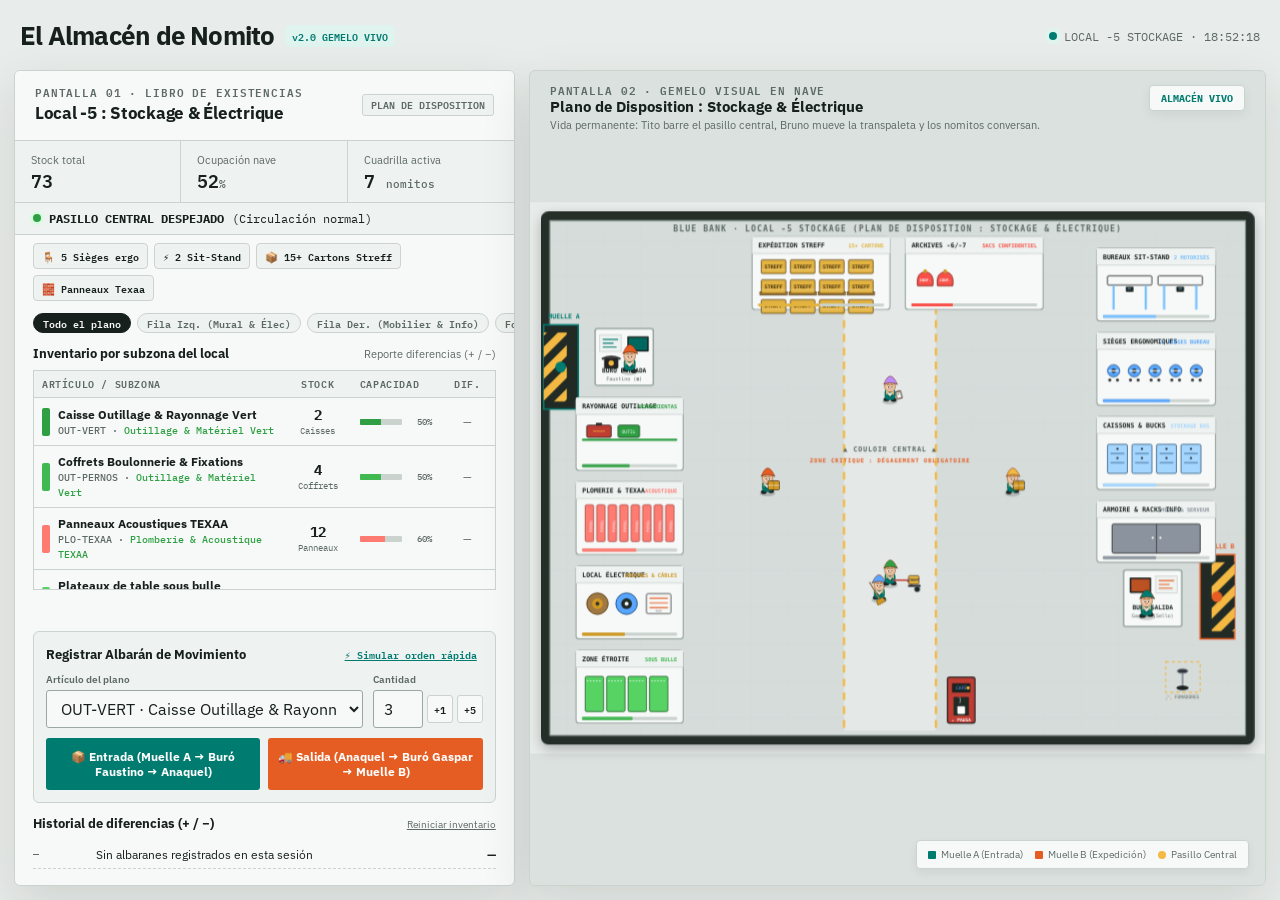
<file: index.html>
<!doctype html>
<html lang="es">
<head>
  <meta charset="utf-8" />
  <meta name="viewport" content="width=device-width, initial-scale=1, viewport-fit=cover" />
  <meta name="color-scheme" content="light dark" />
  <link rel="icon" href="data:image/svg+xml,<svg xmlns='http://www.w3.org/2000/svg' viewBox='0 0 100 100'><text y='.9em' font-size='90'>📦</text></svg>" />
  <title>El Almacén de Nomito — Local -5 Blue Bank (Gemelo Activo v2)</title>
  
  <link rel="preconnect" href="https://fonts.googleapis.com">
  <link rel="preconnect" href="https://fonts.gstatic.com" crossorigin>
  <link href="https://fonts.googleapis.com/css2?family=IBM+Plex+Mono:wght@500;600;700&family=IBM+Plex+Sans:wght@400;500;600;700&display=swap" rel="stylesheet">
  
  <link rel="stylesheet" href="css/styles.css" />
</head>
<body>
  <main class="app">
    <!-- CABECERA PRINCIPAL -->
    <header class="topline">
      <div class="brand-badge">
        <h1>El Almacén de Nomito</h1>
        <span class="tag-version">v2.0 GEMELO VIVO</span>
      </div>
      <div class="live">
        <i></i><span id="clock">LOCAL -5 STOCKAGE & ÉLECTRIQUE</span>
      </div>
      <nav class="mobile-switch" aria-label="Cambiar vista en móvil">
        <button class="active" data-target="control">01 · Datos</button>
        <button data-target="warehouse">02 · Almacén</button>
      </nav>
    </header>

    <div class="workspace">
      <!-- ========================================== -->
      <!-- PANTALLA 1: DATOS (DOCUMENTO / INVENTARIO) -->
      <!-- ========================================== -->
      <section class="panel control-panel active" data-screen="control" aria-labelledby="control-title">
        <div class="panel-head">
          <div>
            <p class="eyebrow">Pantalla 01 · Libro de existencias</p>
            <h2 id="control-title">Local -5 : Stockage & Électrique</h2>
          </div>
          <span class="source-badge">PLAN DE DISPOSITION</span>
        </div>

        <!-- TARJETAS DE SITUACIÓN Y VOLÚMENES DESTACADOS -->
        <div class="metrics" aria-label="Resumen de inventario">
          <div class="metric">
            <span>Stock total</span>
            <strong id="total-units">0</strong>
          </div>
          <div class="metric">
            <span>Ocupación nave</span>
            <strong id="occupancy">0<em>%</em></strong>
          </div>
          <div class="metric">
            <span>Cuadrilla activa</span>
            <strong id="workers-count">7 <em>nomitos</em></strong>
          </div>
        </div>

        <!-- NOTA DE SEGURIDAD CRÍTICA DEL PLANO -->
        <div class="security-banner" id="corridor-status">
          <span class="status-dot green"></span>
          <b>PASILLO CENTRAL DESPEJADO</b> (Circulación normal)
        </div>

        <!-- RESUMEN DE VOLÚMENES REALES DEL PLANO -->
        <div class="volume-chips">
          <span class="vol-chip">🪑 5 Sièges ergo</span>
          <span class="vol-chip">⚡ 2 Sit-Stand</span>
          <span class="vol-chip">📦 15+ Cartons Streff</span>
          <span class="vol-chip">🧱 Panneaux Texaa</span>
        </div>

        <!-- FILTROS POR FILA Y ZONA DEL PLANO -->
        <div class="zone-filters" role="tablist" aria-label="Filtro de zonas">
          <button class="filter-pill active" data-zone="all" type="button">Todo el plano</button>
          <button class="filter-pill" data-zone="gauche" type="button">Fila Izq. (Mural & Élec)</button>
          <button class="filter-pill" data-zone="droite" type="button">Fila Der. (Mobilier & Info)</button>
          <button class="filter-pill" data-zone="fond" type="button">Fondo (Streff & Archive)</button>
          <button class="filter-pill" data-zone="vrac" type="button">Vrac</button>
        </div>

        <!-- TABLA DE INVENTARIO (SPREADSHEET CON DIFERENCIAS REPORTADAS) -->
        <div class="inventory">
          <div class="section-title">
            <h3>Inventario por subzona del local</h3>
            <span>Reporte diferencias (+ / −)</span>
          </div>
          <div class="table-wrap">
            <table class="stock-table">
              <thead>
                <tr>
                  <th>Artículo / Subzona</th>
                  <th>Stock</th>
                  <th>Capacidad</th>
                  <th>Dif.</th>
                </tr>
              </thead>
              <tbody id="stock-body"></tbody>
            </table>
          </div>
        </div>

        <!-- FORMULARIO DE ALBARANES / REGISTRO DE MOVIMIENTO -->
        <form class="movement" id="movement-form" onsubmit="return false;">
          <div class="movement-header">
            <h3>Registrar Albarán de Movimiento</h3>
            <button class="quick-sim" id="btn-random" type="button">⚡ Simular orden rápida</button>
          </div>
          
          <div class="fields">
            <div>
              <label for="product-select">Artículo del plano</label>
              <select id="product-select" aria-label="Seleccionar artículo"></select>
            </div>
            <div>
              <label for="quantity">Cantidad</label>
              <div class="qty-input-wrap">
                <input id="quantity" type="number" min="1" max="30" value="3" inputmode="numeric" aria-label="Cantidad de unidades" />
                <span class="qty-badge" data-qty-add="1">+1</span>
                <span class="qty-badge" data-qty-add="5">+5</span>
              </div>
            </div>
          </div>

          <div class="actions">
            <button class="action in" type="button" id="btn-in" title="Atajo: tecla E">
              📦 Entrada (Muelle A → Buró Faustino → Anaquel)
            </button>
            <button class="action out" type="button" id="btn-out" title="Atajo: tecla S">
              🚚 Salida (Anaquel → Buró Gaspar → Muelle B)
            </button>
          </div>
        </form>

        <!-- BITÁCORA Y DIFERENCIAS RECIENTES -->
        <div class="event-log">
          <div class="section-title">
            <h3>Historial de diferencias (+ / −)</h3>
            <button class="reset" id="reset-demo" type="button">Reiniciar inventario</button>
          </div>
          <ol class="event-list" id="event-list" aria-live="polite"></ol>
        </div>
      </section>

      <!-- ========================================== -->
      <!-- PANTALLA 2: ALMACÉN (GEMELO ESPACIAL ACTIVO)-->
      <!-- ========================================== -->
      <section class="panel warehouse-panel" data-screen="warehouse" aria-labelledby="warehouse-title">
        <div class="warehouse-head">
          <div>
            <p class="eyebrow">Pantalla 02 · Gemelo visual en nave</p>
            <h2 id="warehouse-title">Plano de Disposition : Stockage & Électrique</h2>
            <p>Vida permanente: Tito barre el pasillo central, Bruno mueve la transpaleta y los nomitos conversan.</p>
          </div>
          <div class="status-chip" id="status-chip">ALMACÉN VIVO</div>
        </div>

        <!-- SVG INTERACTIVO DE LA NAVE ARQUITECTÓNICA -->
        <svg id="warehouse" viewBox="0 0 960 720" role="img" aria-label="Plano de disposition del local -5 con nomitos activos"></svg>

        <!-- LEYENDA DEL PLANO -->
        <div class="legend">
          <span><i></i> Muelle A (Entrada)</span>
          <span><i class="out"></i> Muelle B (Expedición)</span>
          <span><span class="dot-couloir"></span> Pasillo Central</span>
        </div>

        <!-- NOTIFICACIÓN TOAST -->
        <div class="toast" id="toast" role="status" aria-live="polite"></div>
      </section>
    </div>
  </main>

  <!-- SCRIPTS MODULARES (VANILLA JS PURO, SIN BUNDLER, SIN COMPILACIÓN) -->
  <script src="js/data.js"></script>
  <script src="js/engine.js"></script>
  <script src="js/nomitos.js"></script>
  <script src="js/warehouse.js"></script>
  <script src="js/ui.js"></script>
  <script src="js/main.js"></script>
</body>
</html>
</file>
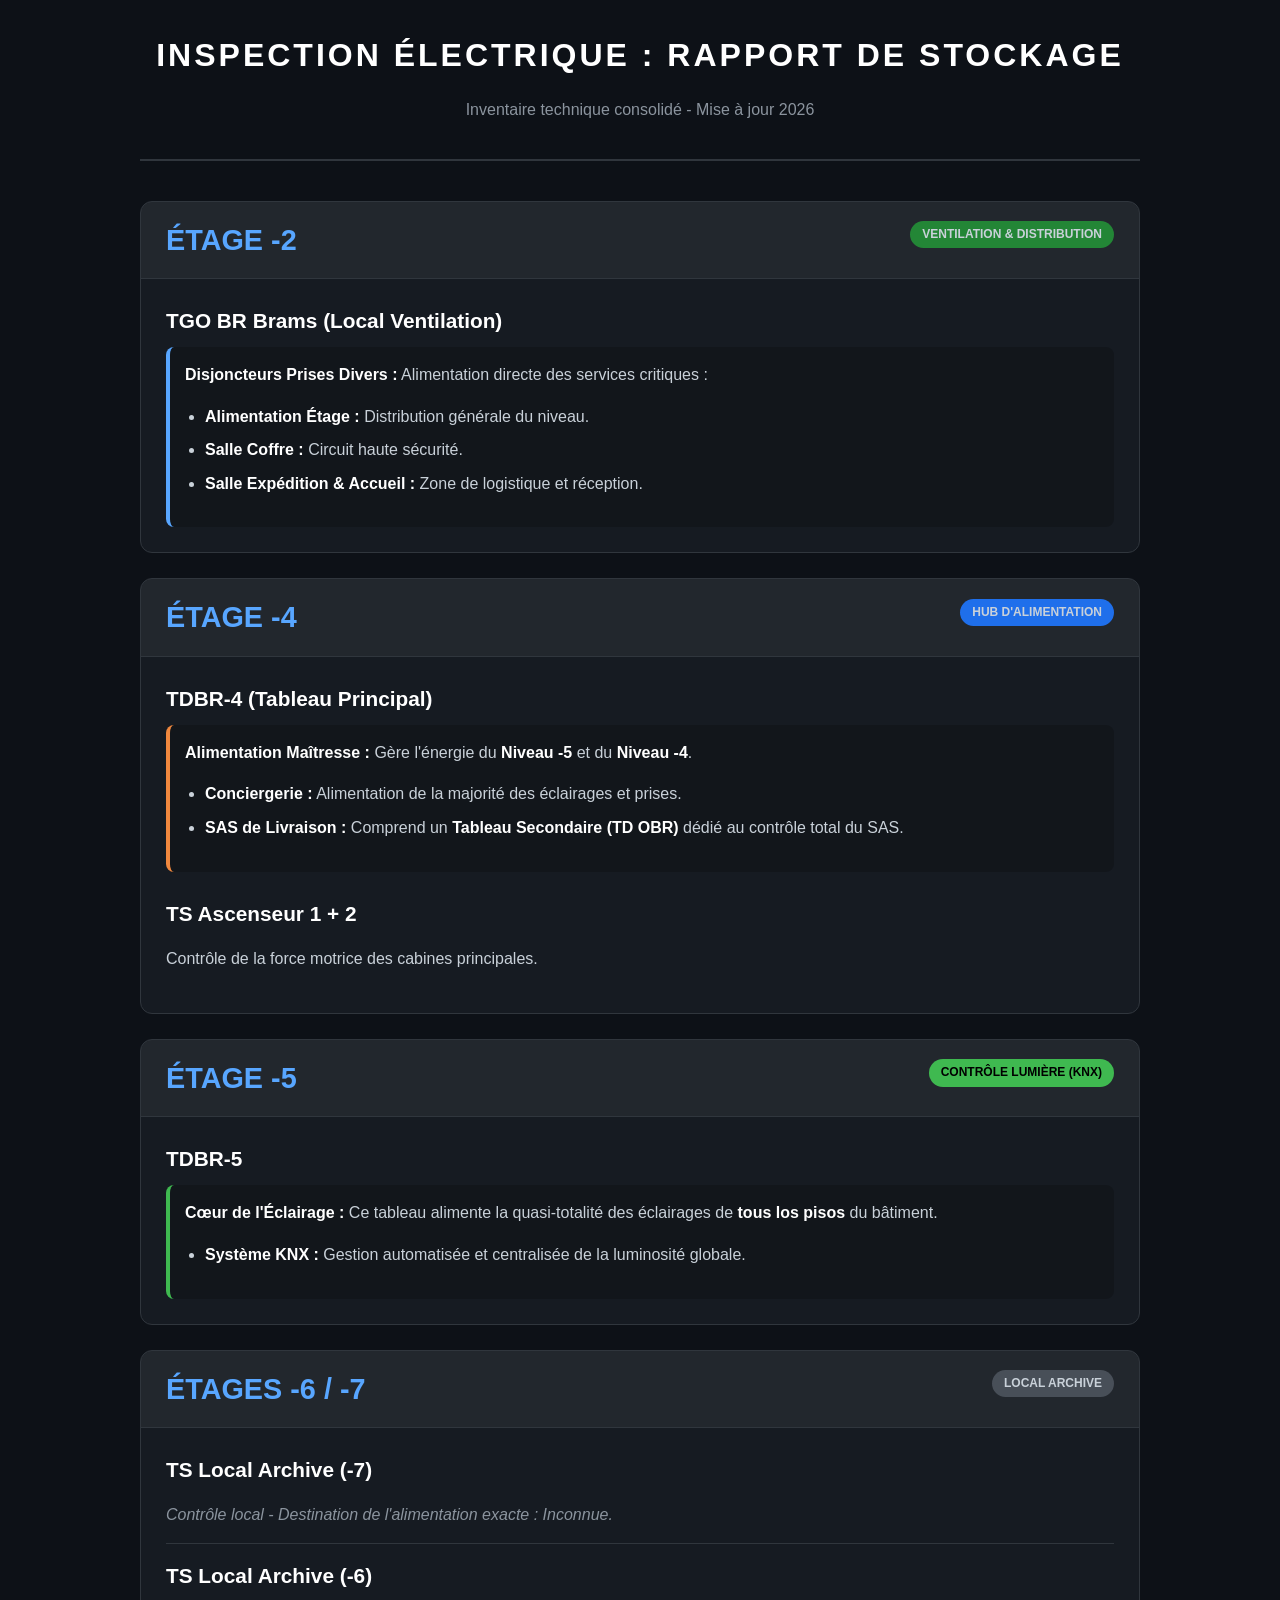
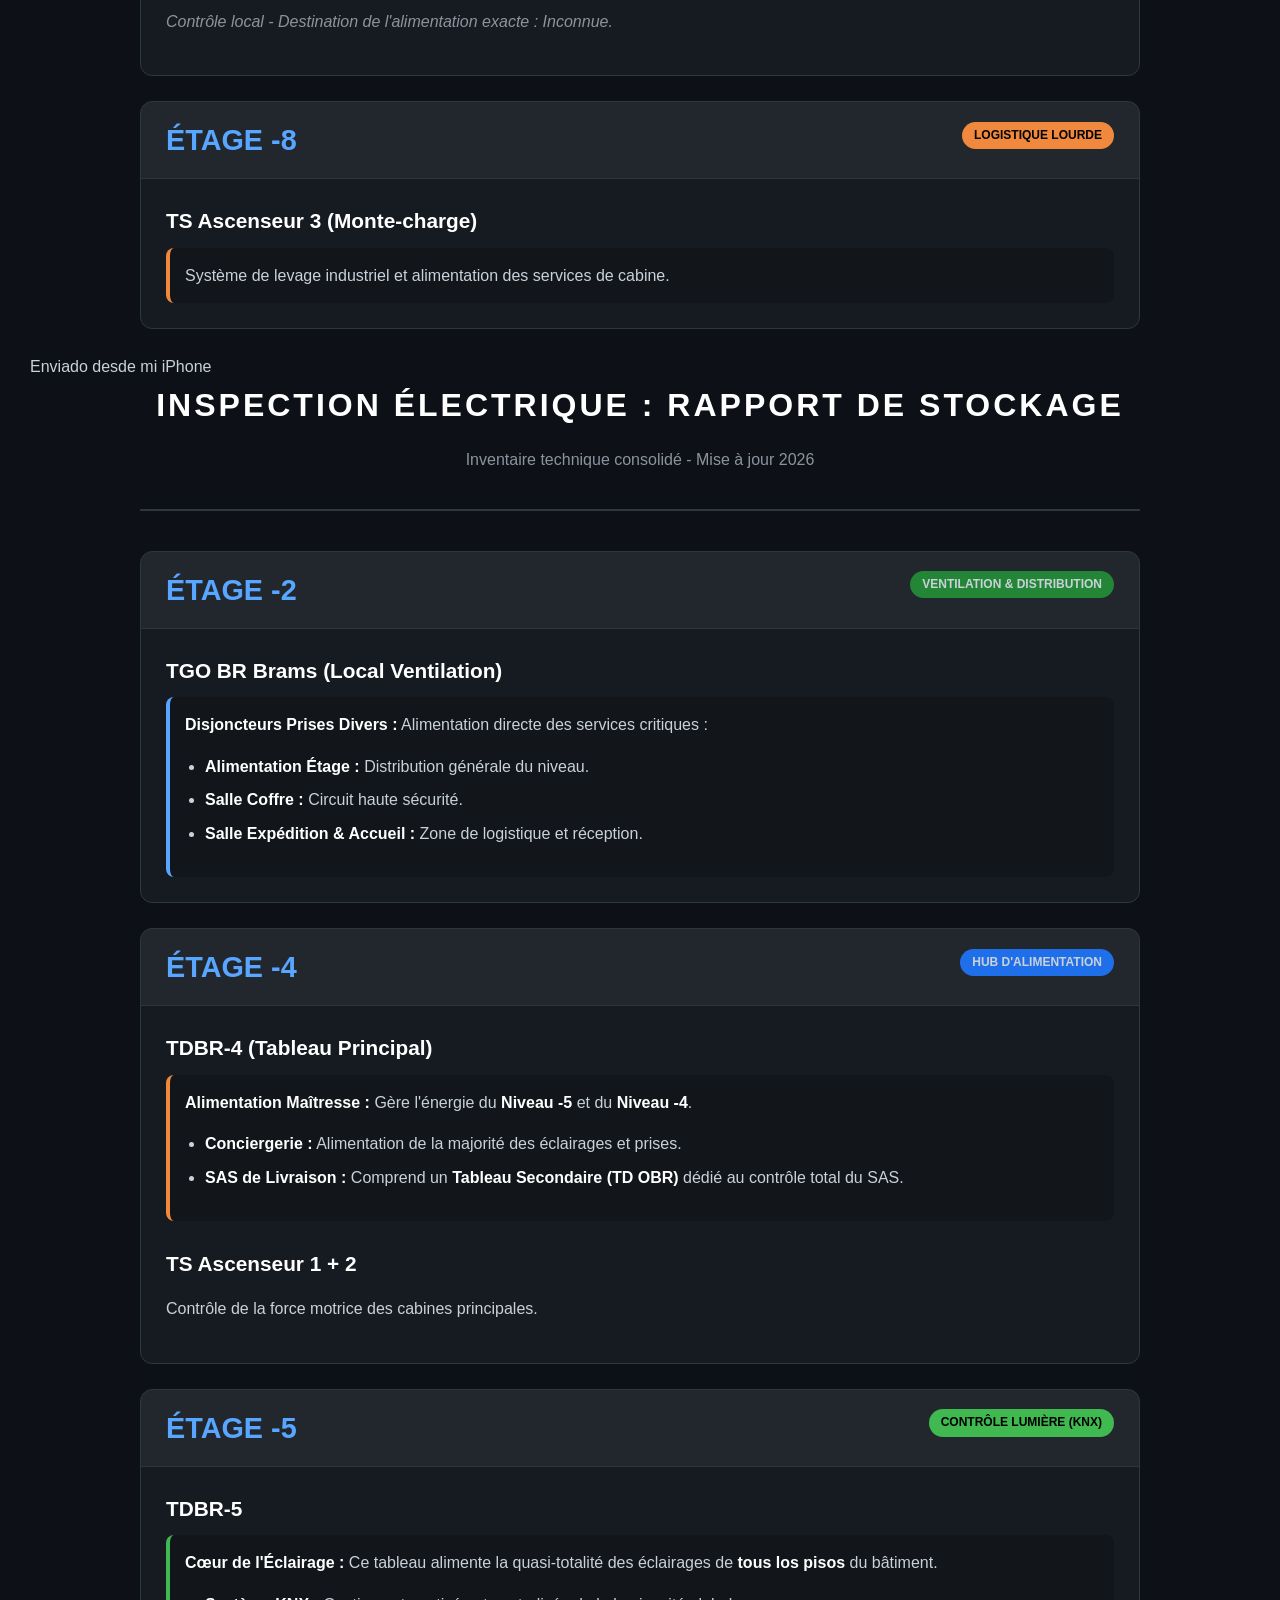
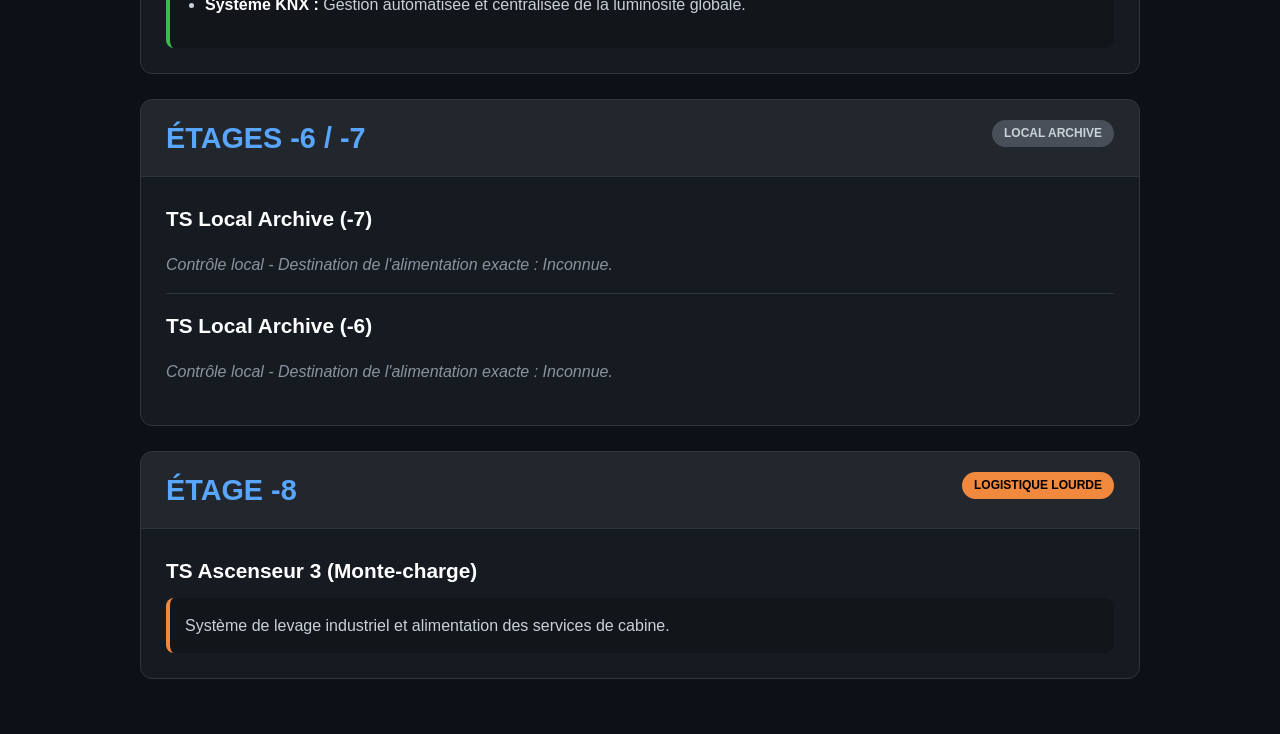
<file: inspeccion-tecnica-electrica.html>
<!DOCTYPE html>
<html lang="fr">
<head>
<meta charset="UTF-8">
<title>⚡ INSPECTION TECHNIQUE - TABLEAUX ÉLECTRIQUES</title>
<style>
:root {
--bg: #0d1117;
--card: #161b22;
--accent-blue: #58a6ff;
--accent-orange: #f0883e;
--accent-green: #3fb950;
--text: #c9d1d9;
--border: #30363d;
}
body { font-family: 'Segoe UI', Roboto, sans-serif; background-color: var(--bg); color: var(--text); margin: 0; padding: 30px; line-height: 1.6; }
.container { max-width: 1000px; margin: auto; }
header { border-bottom: 2px solid var(--border); padding-bottom: 20px; margin-bottom: 40px; text-align: center; }
h1 { color: #fff; text-transform: uppercase; letter-spacing: 3px; margin: 0; }
.badge { display: inline-block; padding: 4px 12px; border-radius: 20px; font-size: 0.75em; font-weight: bold; margin-bottom: 10px; }
/* Estilos de Planta */
.floor-box { background: var(--card); border: 1px solid var(--border); border-radius: 12px; margin-bottom: 25px; overflow: hidden; transition: 0.3s; }
.floor-box:hover { border-color: var(--accent-blue); box-shadow: 0 0 15px rgba(88, 166, 255, 0.1); }
.floor-header { background: rgba(255,255,255,0.05); padding: 15px 25px; display: flex; align-items: center; justify-content: space-between; border-bottom: 1px solid var(--border); }
.floor-num { font-size: 1.8em; font-weight: bold; color: var(--accent-blue); }
.content { padding: 25px; }

.tg-name { font-size: 1.3em; font-weight: bold; color: #fff; display: block; margin-bottom: 10px; }
.desc { background: rgba(0,0,0,0.2); padding: 15px; border-radius: 8px; border-left: 4px solid var(--accent-blue); }
/* Colores específicos */
.force { border-left-color: var(--accent-orange); }
.knx { border-left-color: var(--accent-green); }
.sec { border-left-color: #f85149; }

ul { padding-left: 20px; }
li { margin-bottom: 8px; }
b { color: #fff; }
</style>
</head>
<body>
<div class="container">
<header>
<h1>INSPECTION ÉLECTRIQUE : RAPPORT DE STOCKAGE</h1>
<p style="color: #8b949e;">Inventaire technique consolidé - Mise à jour 2026</p>
</header>

<div class="floor-section">
<div class="floor-box">
<div class="floor-header">
<span class="floor-num">ÉTAGE -2</span>
<span class="badge" style="background: #238636;">VENTILATION & DISTRIBUTION</span>
</div>
<div class="content">
<span class="tg-name">TGO BR Brams (Local Ventilation)</span>
<div class="desc">
<b>Disjoncteurs Prises Divers :</b> Alimentation directe des services critiques :
<ul>
<li><b>Alimentation Étage :</b> Distribution générale du niveau.</li>
<li><b>Salle Coffre :</b> Circuit haute sécurité.</li>
<li><b>Salle Expédition & Accueil :</b> Zone de logistique et réception.</li>
</ul>
</div>
</div>
</div>
</div>

<div class="floor-box">
<div class="floor-header">
<span class="floor-num">ÉTAGE -4</span>
<span class="badge" style="background: #1f6feb;">HUB D'ALIMENTATION</span>
</div>
<div class="content">
<span class="tg-name">TDBR-4 (Tableau Principal)</span>
<div class="desc force">
<b>Alimentation Maîtresse :</b> Gère l'énergie du <b>Niveau -5</b> et du <b>Niveau -4</b>.
<ul>
<li><b>Conciergerie :</b> Alimentation de la majorité des éclairages et prises.</li>
<li><b>SAS de Livraison :</b> Comprend un <b>Tableau Secondaire (TD OBR)</b> dédié au contrôle total du SAS.</li>
</ul>
</div>
<br>
<span class="tg-name">TS Ascenseur 1 + 2</span>
<p>Contrôle de la force motrice des cabines principales.</p>
</div>
</div>

<div class="floor-box">
<div class="floor-header">
<span class="floor-num">ÉTAGE -5</span>
<span class="badge" style="background: var(--accent-green); color: #000;">CONTRÔLE LUMIÈRE (KNX)</span>
</div>
<div class="content">
<span class="tg-name">TDBR-5</span>
<div class="desc knx">
<b>Cœur de l'Éclairage :</b> Ce tableau alimente la quasi-totalité des éclairages de <b>tous los pisos</b> du bâtiment.
<ul>
<li><b>Système KNX :</b> Gestion automatisée et centralisée de la luminosité globale.</li>
</ul>
</div>
</div>
</div>

<div class="floor-box">
<div class="floor-header">
<span class="floor-num">ÉTAGES -6 / -7</span>
<span class="badge" style="background: #484f58;">LOCAL ARCHIVE</span>
</div>
<div class="content">
<span class="tg-name">TS Local Archive (-7)</span>
<p style="color: #8b949e;"><i>Contrôle local - Destination de l'alimentation exacte : Inconnue.</i></p>
<hr style="border: 0; border-top: 1px solid var(--border); margin: 15px 0;">
<span class="tg-name">TS Local Archive (-6)</span>
<p style="color: #8b949e;"><i>Contrôle local - Destination de l'alimentation exacte : Inconnue.</i></p>
</div>
</div>

<div class="floor-box">
<div class="floor-header">
<span class="floor-num">ÉTAGE -8</span>
<span class="badge" style="background: var(--accent-orange); color: #000;">LOGISTIQUE LOURDE</span>
</div>
<div class="content">
<span class="tg-name">TS Ascenseur 3 (Monte-charge)</span>
<div class="desc force">
Système de levage industriel et alimentation des services de cabine.
</div>
</div>
</div>

</div>
</body>
</html>


Enviado desde mi iPhone


<!DOCTYPE html>
<html lang="fr">
<head>
    <meta charset="UTF-8">
    <title>⚡ INSPECTION TECHNIQUE - TABLEAUX ÉLECTRIQUES</title>
    <style>
        :root {
            --bg: #0d1117;
            --card: #161b22;
            --accent-blue: #58a6ff;
            --accent-orange: #f0883e;
            --accent-green: #3fb950;
            --text: #c9d1d9;
            --border: #30363d;
        }
        body { font-family: 'Segoe UI', Roboto, sans-serif; background-color: var(--bg); color: var(--text); margin: 0; padding: 30px; line-height: 1.6; }
        .container { max-width: 1000px; margin: auto; }
        header { border-bottom: 2px solid var(--border); padding-bottom: 20px; margin-bottom: 40px; text-align: center; }
        h1 { color: #fff; text-transform: uppercase; letter-spacing: 3px; margin: 0; }
        .badge { display: inline-block; padding: 4px 12px; border-radius: 20px; font-size: 0.75em; font-weight: bold; margin-bottom: 10px; }
        
        /* Estilos de Planta */
        .floor-box { background: var(--card); border: 1px solid var(--border); border-radius: 12px; margin-bottom: 25px; overflow: hidden; transition: 0.3s; }
        .floor-box:hover { border-color: var(--accent-blue); box-shadow: 0 0 15px rgba(88, 166, 255, 0.1); }
        .floor-header { background: rgba(255,255,255,0.05); padding: 15px 25px; display: flex; align-items: center; justify-content: space-between; border-bottom: 1px solid var(--border); }
        .floor-num { font-size: 1.8em; font-weight: bold; color: var(--accent-blue); }
        .content { padding: 25px; }

        .tg-name { font-size: 1.3em; font-weight: bold; color: #fff; display: block; margin-bottom: 10px; }
        .desc { background: rgba(0,0,0,0.2); padding: 15px; border-radius: 8px; border-left: 4px solid var(--accent-blue); }
        
        /* Colores específicos */
        .force { border-left-color: var(--accent-orange); }
        .knx { border-left-color: var(--accent-green); }
        .sec { border-left-color: #f85149; }

        ul { padding-left: 20px; }
        li { margin-bottom: 8px; }
        b { color: #fff; }
    </style>
</head>
<body>
    <div class="container">
        <header>
            <h1>INSPECTION ÉLECTRIQUE : RAPPORT DE STOCKAGE</h1>
            <p style="color: #8b949e;">Inventaire technique consolidé - Mise à jour 2026</p>
        </header>

        <div class="floor-section">
            <div class="floor-box">
                <div class="floor-header">
                    <span class="floor-num">ÉTAGE -2</span>
                    <span class="badge" style="background: #238636;">VENTILATION & DISTRIBUTION</span>
                </div>
                <div class="content">
                    <span class="tg-name">TGO BR Brams (Local Ventilation)</span>
                    <div class="desc">
                        <b>Disjoncteurs Prises Divers :</b> Alimentation directe des services critiques :
                        <ul>
                            <li><b>Alimentation Étage :</b> Distribution générale du niveau.</li>
                            <li><b>Salle Coffre :</b> Circuit haute sécurité.</li>
                            <li><b>Salle Expédition & Accueil :</b> Zone de logistique et réception.</li>
                        </ul>
                    </div>
                </div>
            </div>
        </div>

        <div class="floor-box">
            <div class="floor-header">
                <span class="floor-num">ÉTAGE -4</span>
                <span class="badge" style="background: #1f6feb;">HUB D'ALIMENTATION</span>
            </div>
            <div class="content">
                <span class="tg-name">TDBR-4 (Tableau Principal)</span>
                <div class="desc force">
                    <b>Alimentation Maîtresse :</b> Gère l'énergie du <b>Niveau -5</b> et du <b>Niveau -4</b>.
                    <ul>
                        <li><b>Conciergerie :</b> Alimentation de la majorité des éclairages et prises.</li>
                        <li><b>SAS de Livraison :</b> Comprend un <b>Tableau Secondaire (TD OBR)</b> dédié au contrôle total du SAS.</li>
                    </ul>
                </div>
                <br>
                <span class="tg-name">TS Ascenseur 1 + 2</span>
                <p>Contrôle de la force motrice des cabines principales.</p>
            </div>
        </div>

        <div class="floor-box">
            <div class="floor-header">
                <span class="floor-num">ÉTAGE -5</span>
                <span class="badge" style="background: var(--accent-green); color: #000;">CONTRÔLE LUMIÈRE (KNX)</span>
            </div>
            <div class="content">
                <span class="tg-name">TDBR-5</span>
                <div class="desc knx">
                    <b>Cœur de l'Éclairage :</b> Ce tableau alimente la quasi-totalité des éclairages de <b>tous los pisos</b> du bâtiment.
                    <ul>
                        <li><b>Système KNX :</b> Gestion automatisée et centralisée de la luminosité globale.</li>
                    </ul>
                </div>
            </div>
        </div>

        <div class="floor-box">
            <div class="floor-header">
                <span class="floor-num">ÉTAGES -6 / -7</span>
                <span class="badge" style="background: #484f58;">LOCAL ARCHIVE</span>
            </div>
            <div class="content">
                <span class="tg-name">TS Local Archive (-7)</span>
                <p style="color: #8b949e;"><i>Contrôle local - Destination de l'alimentation exacte : Inconnue.</i></p>
                <hr style="border: 0; border-top: 1px solid var(--border); margin: 15px 0;">
                <span class="tg-name">TS Local Archive (-6)</span>
                <p style="color: #8b949e;"><i>Contrôle local - Destination de l'alimentation exacte : Inconnue.</i></p>
            </div>
        </div>

        <div class="floor-box">
            <div class="floor-header">
                <span class="floor-num">ÉTAGE -8</span>
                <span class="badge" style="background: var(--accent-orange); color: #000;">LOGISTIQUE LOURDE</span>
            </div>
            <div class="content">
                <span class="tg-name">TS Ascenseur 3 (Monte-charge)</span>
                <div class="desc force">
                    Système de levage industriel et alimentation des services de cabine.
                </div>
            </div>
        </div>

    </div>
</body>
</html>
</file>
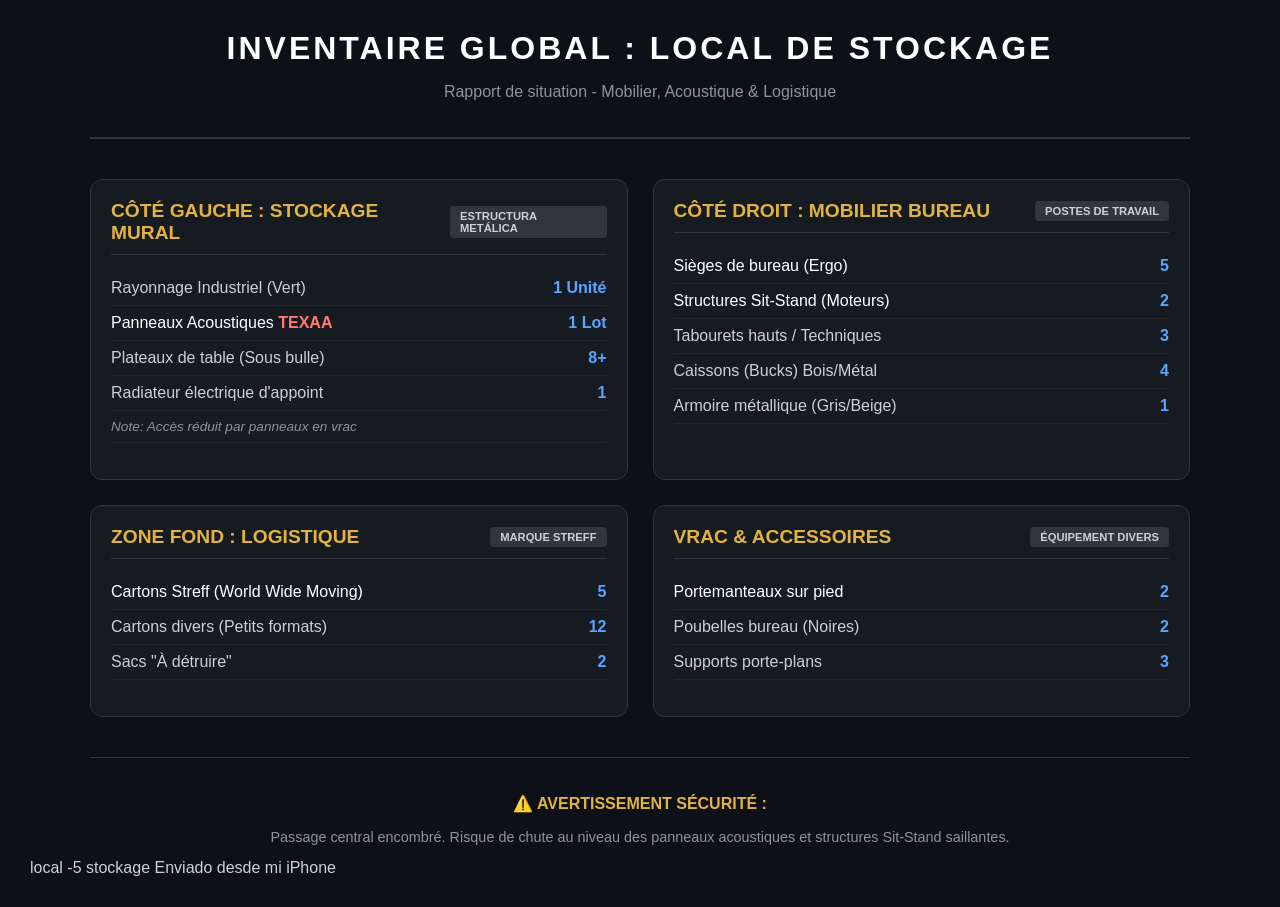
<file: inventario-blue-bank-local-5.html>
<!DOCTYPE html>
<html lang="fr">
<head>
<meta charset="UTF-8">
<title>📦 INVENTAIRE LOGISTIQUE - LOCAL STOCKAGE</title>
<style>
:root {
--bg: #0d1117;
--card: #161b22;
--accent-gold: #e3b341;
--accent-blue: #58a6ff;
--accent-gray: #8b949e;
--text: #c9d1d9;
--border: #30363d;
}
body { font-family: 'Segoe UI', sans-serif; background-color: var(--bg); color: var(--text); margin: 0; padding: 30px; }
.container { max-width: 1100px; margin: auto; }
header { border-bottom: 2px solid var(--border); padding-bottom: 20px; margin-bottom: 40px; text-align: center; }
h1 { color: #fff; text-transform: uppercase; letter-spacing: 3px; margin: 0; }
.grid { display: grid; grid-template-columns: 1fr 1fr; gap: 25px; }
.zone-card { background: var(--card); border: 1px solid var(--border); border-radius: 12px; padding: 20px; transition: 0.3s; }
.zone-card:hover { border-color: var(--accent-gold); box-shadow: 0 0 15px rgba(227, 179, 65, 0.1); }
.zone-header { display: flex; align-items: center; justify-content: space-between; border-bottom: 1px solid var(--border); padding-bottom: 10px; margin-bottom: 15px; }
.zone-title { font-size: 1.2em; font-weight: bold; color: var(--accent-gold); text-transform: uppercase; }
.badge { padding: 4px 10px; border-radius: 4px; font-size: 0.7em; font-weight: bold; background: var(--border); }

.item-list { list-style: none; padding: 0; }
.item { display: flex; justify-content: space-between; padding: 8px 0; border-bottom: 1px solid rgba(255,255,255,0.05); }
.item-name { color: #fff; }
.item-qty { color: var(--accent-blue); font-weight: bold; }
.tag-texaa { color: #ff7b72; font-weight: bold; } /* Color para acústica */
.status { font-size: 0.85em; color: var(--accent-gray); font-style: italic; }

@media (max-width: 768px) { .grid { grid-template-columns: 1fr; } }
</style>
</head>
<body>
<div class="container">
<header>
<h1>INVENTAIRE GLOBAL : LOCAL DE STOCKAGE</h1>
<p style="color: var(--accent-gray);">Rapport de situation - Mobilier, Acoustique & Logistique</p>
</header>

<div class="grid">
<div class="zone-card">
<div class="zone-header">
<span class="zone-title">Côté Gauche : Stockage Mural</span>
<span class="badge">ESTRUCTURA METÁLICA</span>
</div>
<ul class="item-list">
<li class="item">
<span>Rayonnage Industriel (Vert)</span>
<span class="item-qty">1 Unité</span>
</li>
<li class="item">
<span class="item-name">Panneaux Acoustiques <span class="tag-texaa">TEXAA</span></span>
<span class="item-qty">1 Lot</span>
</li>
<li class="item">
<span>Plateaux de table (Sous bulle)</span>
<span class="item-qty">8+</span>
</li>
<li class="item">
<span>Radiateur électrique d'appoint</span>
<span class="item-qty">1</span>
</li>
<li class="item">
<span class="status">Note: Accès réduit par panneaux en vrac</span>
</li>
</ul>
</div>

<div class="zone-card">
<div class="zone-header">
<span class="zone-title">Côté Droit : Mobilier Bureau</span>
<span class="badge">POSTES DE TRAVAIL</span>
</div>
<ul class="item-list">
<li class="item">
<span class="item-name">Sièges de bureau (Ergo)</span>
<span class="item-qty">5</span>
</li>
<li class="item">
<span class="item-name">Structures Sit-Stand (Moteurs)</span>
<span class="item-qty">2</span>
</li>
<li class="item">
<span>Tabourets hauts / Techniques</span>
<span class="item-qty">3</span>
</li>
<li class="item">
<span>Caissons (Bucks) Bois/Métal</span>
<span class="item-qty">4</span>
</li>
<li class="item">
<span>Armoire métallique (Gris/Beige)</span>
<span class="item-qty">1</span>
</li>
</ul>
</div>

<div class="zone-card">
<div class="zone-header">
<span class="zone-title">Zone Fond : Logistique</span>
<span class="badge">MARQUE STREFF</span>
</div>
<ul class="item-list">
<li class="item">
<span class="item-name">Cartons Streff (World Wide Moving)</span>
<span class="item-qty">5</span>
</li>
<li class="item">
<span>Cartons divers (Petits formats)</span>
<span class="item-qty">12</span>
</li>
<li class="item">
<span>Sacs "À détruire"</span>
<span class="item-qty">2</span>
</li>
</ul>
</div>

<div class="zone-card">
<div class="zone-header">
<span class="zone-title">Vrac & Accessoires</span>
<span class="badge">ÉQUIPEMENT DIVERS</span>
</div>
<ul class="item-list">
<li class="item">
<span class="item-name">Portemanteaux sur pied</span>
<span class="item-qty">2</span>
</li>
<li class="item">
<span>Poubelles bureau (Noires)</span>
<span class="item-qty">2</span>
</li>
<li class="item">
<span>Supports porte-plans</span>
<span class="item-qty">3</span>
</li>
</ul>
</div>
</div>

<footer style="margin-top: 40px; text-align: center; border-top: 1px solid var(--border); padding-top: 20px;">
<p style="color: var(--accent-gold); font-weight: bold;">⚠️ AVERTISSEMENT SÉCURITÉ :</p>
<p style="font-size: 0.9em; color: var(--accent-gray);">
Passage central encombré. Risque de chute au niveau des panneaux acoustiques et structures Sit-Stand saillantes.
</p>
</footer>
</div>
</body>
</html>
local -5 stockage

Enviado desde mi iPhone
</file>
<file: css/styles.css>
/**
 * EL ALMACÉN DE NOMITOS - css/styles.css
 * Estilos visuales del juego y diseño de doble pantalla interactiva.
 * Soporte para modo oscuro / claro, tipografía nítida y móvil.
 * Licencia: MIT
 */

:root {
  color-scheme: light dark;
  --page: #e8ecea;
  --surface: #f7f9f8;
  --surface-2: #eef2f0;
  --ink: #17201d;
  --muted: #5d6965;
  --line: #cbd3cf;
  --line-strong: #9ba8a2;
  --orange: #e55d23;
  --orange-soft: #fff0e8;
  --teal: #007b70;
  --teal-soft: #dff4ef;
  --yellow: #f4b942;
  --red: #bf3c32;
  --red-soft: #ffebe9;
  --green: #2ea043;
  --green-soft: #dafbe1;
  --warehouse: #dbe1de;
  --shelf: #57635f;
  --floor: #d6dcda;
  --shadow: 0 18px 50px rgba(28, 43, 37, 0.12);
  --radius: 6px;
}

@media (prefers-color-scheme: dark) {
  :root {
    --page: #111714;
    --surface: #18201d;
    --surface-2: #202a26;
    --ink: #edf3ef;
    --muted: #a9b6b0;
    --line: #34413c;
    --line-strong: #5b6a64;
    --orange: #ff7440;
    --orange-soft: #3b241b;
    --teal: #46c8b8;
    --teal-soft: #173a34;
    --yellow: #f5c65d;
    --red: #ff756b;
    --red-soft: #3e1b18;
    --green: #3fb950;
    --green-soft: #143521;
    --warehouse: #222a27;
    --shelf: #7f9189;
    --floor: #1d2522;
    --shadow: 0 18px 60px rgba(0, 0, 0, 0.35);
  }
}

* { box-sizing: border-box; }
html { height: 100%; background: var(--page); }
body {
  margin: 0;
  min-height: 100%;
  font-family: "IBM Plex Sans", system-ui, -apple-system, sans-serif;
  background: var(--page);
  color: var(--ink);
  overflow-x: hidden;
}

button, input, select { font: inherit; color: inherit; }

.app {
  min-height: 100vh;
  padding: 14px;
  display: flex;
  flex-direction: column;
  gap: 12px;
}

/* TOPLINE */
.topline {
  display: flex;
  align-items: center;
  gap: 14px;
  min-height: 44px;
  padding: 0 6px;
}

.brand-badge {
  display: flex;
  align-items: center;
  gap: 10px;
}

.brand-badge h1 {
  font-size: clamp(1.2rem, 2vw, 1.6rem);
  line-height: 1.1;
  margin: 0;
  font-weight: 700;
  letter-spacing: -0.03em;
}

.tag-version {
  font-family: "IBM Plex Mono", monospace;
  font-size: 0.65rem;
  background: var(--teal-soft);
  color: var(--teal);
  padding: 2px 7px;
  border-radius: 4px;
  font-weight: 600;
}

.live {
  margin-left: auto;
  display: flex;
  align-items: center;
  gap: 7px;
  font-family: "IBM Plex Mono", monospace;
  font-size: 0.72rem;
  color: var(--muted);
}

.live i {
  width: 8px;
  height: 8px;
  border-radius: 50%;
  background: var(--teal);
  box-shadow: 0 0 0 4px var(--teal-soft);
}

.mobile-switch { display: none; }

/* WORKSPACE SPLIT-SCREEN */
.workspace {
  flex: 1;
  display: grid;
  grid-template-columns: minmax(360px, 40%) minmax(0, 60%);
  gap: 14px;
  min-height: 720px;
}

.panel {
  background: var(--surface);
  border: 1px solid var(--line);
  box-shadow: var(--shadow);
  border-radius: var(--radius);
  min-width: 0;
  overflow: hidden;
  display: flex;
  flex-direction: column;
}

/* PANTALLA 1: DATOS */
.control-panel {
  display: flex;
  flex-direction: column;
}

.panel-head {
  display: flex;
  align-items: center;
  justify-content: space-between;
  gap: 12px;
  padding: 16px 20px;
  border-bottom: 1px solid var(--line);
  background: var(--surface);
}

.panel-head h2 {
  font-size: 1.05rem;
  margin: 0;
  letter-spacing: -0.015em;
}

.eyebrow {
  margin: 0 0 4px;
  color: var(--muted);
  font: 600 0.68rem/1 "IBM Plex Mono", monospace;
  text-transform: uppercase;
  letter-spacing: 0.08em;
}

.source-badge {
  padding: 5px 8px;
  background: var(--surface-2);
  border: 1px solid var(--line);
  font: 600 0.62rem/1 "IBM Plex Mono", monospace;
  color: var(--muted);
  border-radius: 3px;
}

/* MÉTRICAS */
.metrics {
  display: grid;
  grid-template-columns: repeat(3, 1fr);
  border-bottom: 1px solid var(--line);
  background: var(--surface-2);
}

.metric {
  padding: 12px 16px;
  border-right: 1px solid var(--line);
}
.metric:last-child { border: 0; }
.metric span {
  display: block;
  color: var(--muted);
  font-size: 0.68rem;
  margin-bottom: 4px;
}
.metric strong {
  display: block;
  font: 600 1.15rem/1 "IBM Plex Mono", monospace;
}
.metric strong em {
  font-style: normal;
  font-size: 0.68rem;
  color: var(--muted);
  font-weight: 500;
}

/* BANNER DE SEGURIDAD DEL PASILLO CENTRAL */
.security-banner {
  display: flex;
  align-items: center;
  gap: 8px;
  padding: 8px 18px;
  font-size: 0.72rem;
  background: var(--surface-2);
  border-bottom: 1px solid var(--line);
  font-family: "IBM Plex Mono", monospace;
}

.status-dot {
  width: 8px;
  height: 8px;
  border-radius: 50%;
  display: inline-block;
}
.status-dot.green { background: var(--green); box-shadow: 0 0 0 3px var(--green-soft); }
.status-dot.red { background: var(--red); box-shadow: 0 0 0 3px var(--red-soft); animation: pulse 1s infinite; }

/* VOLÚMENES DESTACADOS */
.volume-chips {
  display: flex;
  flex-wrap: wrap;
  gap: 6px;
  padding: 8px 18px 4px;
  background: var(--surface);
}

.vol-chip {
  font: 600 0.65rem "IBM Plex Mono", monospace;
  background: var(--surface-2);
  border: 1px solid var(--line);
  padding: 3px 8px;
  border-radius: 4px;
  color: var(--ink);
}

/* FILTROS DE ZONA */
.zone-filters {
  display: flex;
  gap: 6px;
  padding: 8px 18px 0;
  overflow-x: auto;
}

.filter-pill {
  border: 1px solid var(--line);
  background: var(--surface-2);
  padding: 4px 9px;
  border-radius: 12px;
  font: 600 0.65rem/1 "IBM Plex Mono", monospace;
  cursor: pointer;
  white-space: nowrap;
  color: var(--muted);
  transition: all 0.2s;
}

.filter-pill:hover,
.filter-pill.active {
  background: var(--ink);
  color: var(--surface);
  border-color: var(--ink);
}

/* TABLA DE INVENTARIO (SPREADSHEET) */
.inventory {
  padding: 12px 18px 0;
  flex: 1;
}

.section-title {
  display: flex;
  align-items: baseline;
  justify-content: space-between;
  margin-bottom: 8px;
}

.section-title h3 {
  font-size: 0.82rem;
  margin: 0;
}

.section-title span {
  font-size: 0.68rem;
  color: var(--muted);
}

.table-wrap {
  overflow-y: auto;
  max-height: 220px;
  border: 1px solid var(--line);
  background: var(--surface);
}

.stock-table {
  width: 100%;
  border-collapse: collapse;
  table-layout: fixed;
}

.stock-table th {
  position: sticky;
  top: 0;
  background: var(--surface-2);
  text-align: left;
  color: var(--muted);
  font: 600 0.62rem/1 "IBM Plex Mono", monospace;
  text-transform: uppercase;
  letter-spacing: 0.06em;
  padding: 8px 8px;
  border-bottom: 1px solid var(--line);
  z-index: 2;
}

.stock-table th:nth-child(2) { text-align: center; width: 68px; }
.stock-table th:nth-child(3) { width: 88px; }
.stock-table th:nth-child(4) { text-align: center; width: 55px; }

.stock-table td {
  padding: 8px 8px;
  border-bottom: 1px solid var(--line);
  font-size: 0.75rem;
  vertical-align: middle;
}

.clickable-row {
  cursor: pointer;
  transition: background 0.15s;
}
.clickable-row:hover {
  background: var(--surface-2);
}

.product {
  display: flex;
  align-items: center;
  gap: 8px;
  min-width: 0;
}

.swatch {
  width: 8px;
  height: 28px;
  flex: 0 0 auto;
  border-radius: 2px;
}

.product b {
  display: block;
  white-space: nowrap;
  overflow: hidden;
  text-overflow: ellipsis;
  font-size: 0.75rem;
}

.product small {
  color: var(--muted);
  font: 500 0.62rem/1.2 "IBM Plex Mono", monospace;
}

.qty-cell {
  text-align: center;
  font-family: "IBM Plex Mono", monospace;
}
.qty-cell strong {
  display: block;
  font-size: 0.85rem;
}
.qty-cell small {
  display: block;
  font-size: 0.58rem;
  color: var(--muted);
}

.capacity {
  display: flex;
  align-items: center;
  gap: 5px;
}

.bar {
  height: 6px;
  flex: 1;
  background: var(--line);
  overflow: hidden;
  border-radius: 1px;
}

.bar i {
  display: block;
  height: 100%;
  transition: width 0.35s ease;
}

.capacity small {
  font: 500 0.58rem "IBM Plex Mono", monospace;
  color: var(--muted);
  width: 25px;
  text-align: right;
}

/* DIFERENCIAS REPORTADAS (+ / -) */
.diff-cell { text-align: center; }

.diff-badge {
  display: inline-block;
  padding: 2px 5px;
  font: 700 0.65rem/1 "IBM Plex Mono", monospace;
  border-radius: 3px;
}

.diff-badge.in {
  background: var(--teal-soft);
  color: var(--teal);
}

.diff-badge.out {
  background: var(--orange-soft);
  color: var(--orange);
}

.diff-neutral {
  font-size: 0.7rem;
  color: var(--muted);
}

/* FORMULARIO DE ALBARÁN Y MOVIMIENTO */
.movement {
  margin: 12px 18px 0;
  padding: 12px;
  background: var(--surface-2);
  border: 1px solid var(--line);
  border-radius: var(--radius);
}

.movement-header {
  display: flex;
  justify-content: space-between;
  align-items: center;
  margin-bottom: 8px;
}

.movement-header h3 {
  margin: 0;
  font-size: 0.82rem;
}

.quick-sim {
  border: 0;
  background: none;
  color: var(--teal);
  font: 600 0.65rem "IBM Plex Mono", monospace;
  cursor: pointer;
  text-decoration: underline;
}

.fields {
  display: grid;
  grid-template-columns: 1fr 110px;
  gap: 10px;
}

label {
  display: block;
  color: var(--muted);
  font-size: 0.65rem;
  margin-bottom: 4px;
  font-weight: 600;
}

select, input {
  width: 100%;
  height: 38px;
  border: 1px solid var(--line-strong);
  background: var(--surface);
  color: var(--ink);
  padding: 0 10px;
  border-radius: 3px;
  outline: none;
}

select:focus, input:focus {
  border-color: var(--teal);
  box-shadow: 0 0 0 2px var(--teal-soft);
}

.qty-input-wrap {
  display: flex;
  align-items: center;
  gap: 4px;
}

.qty-badge {
  padding: 4px 6px;
  background: var(--surface);
  border: 1px solid var(--line);
  font: 600 0.65rem "IBM Plex Mono", monospace;
  cursor: pointer;
  border-radius: 3px;
  user-select: none;
}
.qty-badge:hover { background: var(--line); }

.actions {
  display: grid;
  grid-template-columns: 1fr 1fr;
  gap: 8px;
  margin-top: 10px;
}

.action {
  border: 0;
  padding: 11px 8px;
  cursor: pointer;
  font-weight: 700;
  font-size: 0.74rem;
  display: flex;
  align-items: center;
  justify-content: center;
  gap: 6px;
  border-radius: 3px;
  transition: filter 0.15s, transform 0.15s;
}

.action:active { transform: translateY(1px); }
.action:disabled { opacity: 0.5; cursor: wait; }

.action.in { background: var(--teal); color: #fff; }
.action.out { background: var(--orange); color: #fff; }

/* BITÁCORA / REPORTES RECIENTES */
.event-log {
  padding: 12px 18px 16px;
  margin-top: auto;
}

.event-list {
  list-style: none;
  margin: 0;
  padding: 0;
  display: grid;
  gap: 6px;
}

.event-list li {
  display: grid;
  grid-template-columns: 55px 1fr auto;
  gap: 8px;
  align-items: center;
  font-size: 0.72rem;
  padding: 6px 0;
  border-bottom: 1px dashed var(--line);
}

.event-list time {
  font: 500 0.62rem "IBM Plex Mono", monospace;
  color: var(--muted);
}

.event-type {
  font: 700 0.58rem/1 "IBM Plex Mono", monospace;
  padding: 2px 4px;
  border-radius: 2px;
}
.event-type.in { color: var(--teal); background: var(--teal-soft); }
.event-type.out { color: var(--orange); background: var(--orange-soft); }

.diff-pill {
  font: 700 0.72rem "IBM Plex Mono", monospace;
}
.diff-pill.in { color: var(--teal); }
.diff-pill.out { color: var(--orange); }

.reset {
  border: 0;
  background: none;
  color: var(--muted);
  padding: 2px 0;
  text-decoration: underline;
  cursor: pointer;
  font-size: 0.65rem;
}

/* PANTALLA 2: ALMACÉN ESPACIAL */
.warehouse-panel {
  background: var(--warehouse);
  position: relative;
  display: flex;
  flex-direction: column;
}

.warehouse-head {
  position: absolute;
  left: 20px;
  right: 20px;
  top: 14px;
  z-index: 3;
  display: flex;
  align-items: flex-start;
  justify-content: space-between;
  pointer-events: none;
}

.warehouse-head h2 {
  font-size: 0.95rem;
  margin: 0 0 2px;
}

.warehouse-head p {
  margin: 0;
  color: var(--muted);
  font-size: 0.68rem;
}

.status-chip {
  background: var(--surface);
  border: 1px solid var(--line);
  padding: 7px 11px;
  box-shadow: 0 4px 12px rgba(0,0,0,0.06);
  font: 700 0.65rem/1 "IBM Plex Mono", monospace;
  color: var(--teal);
  border-radius: 4px;
}

#warehouse {
  display: block;
  width: 100%;
  height: 100%;
  min-height: 700px;
}

.pulse {
  animation: pulse 1.6s ease-in-out infinite;
  transform-box: fill-box;
  transform-origin: center;
}

@keyframes pulse {
  50% { opacity: 0.35; transform: scale(0.85); }
}

.legend {
  position: absolute;
  bottom: 16px;
  right: 16px;
  background: var(--surface);
  border: 1px solid var(--line);
  padding: 7px 11px;
  display: flex;
  gap: 12px;
  font-size: 0.62rem;
  color: var(--muted);
  border-radius: 4px;
  box-shadow: 0 4px 10px rgba(0,0,0,0.06);
}

.legend span {
  display: flex;
  align-items: center;
  gap: 5px;
}

.legend i {
  width: 8px;
  height: 8px;
  border-radius: 1px;
  background: var(--teal);
}
.legend i.out { background: var(--orange); }

.dot-couloir {
  width: 8px;
  height: 8px;
  background: var(--yellow);
  border-radius: 50%;
}

.toast {
  position: absolute;
  left: 50%;
  bottom: 24px;
  transform: translate(-50%, 20px);
  background: var(--ink);
  color: var(--surface);
  padding: 10px 16px;
  font-size: 0.74rem;
  border-radius: 4px;
  box-shadow: 0 8px 24px rgba(0, 0, 0, 0.2);
  opacity: 0;
  pointer-events: none;
  transition: all 0.22s ease;
  z-index: 10;
  white-space: nowrap;
}

.toast.show {
  opacity: 1;
  transform: translate(-50%, 0);
}

/* RESPONSIVE PARA MÓVIL */
@media (max-width: 900px) {
  .app { padding: 8px; min-height: 100vh; }
  .topline { flex-wrap: wrap; }
  .mobile-switch {
    display: grid;
    grid-template-columns: 1fr 1fr;
    width: 100%;
    border: 1px solid var(--line);
    background: var(--surface);
    margin-top: 4px;
    border-radius: var(--radius);
    overflow: hidden;
  }
  .mobile-switch button {
    height: 38px;
    border: 0;
    background: transparent;
    font-weight: 700;
    font-size: 0.74rem;
    cursor: pointer;
  }
  .mobile-switch button.active {
    background: var(--ink);
    color: var(--surface);
  }
  .workspace { display: block; min-height: 0; }
  .panel { box-shadow: none; }
  .panel[data-screen] { display: none; }
  .panel[data-screen].active { display: flex; }
  .control-panel, .warehouse-panel { min-height: calc(100vh - 120px); }
  #warehouse { min-height: 600px; }
}
</file>
